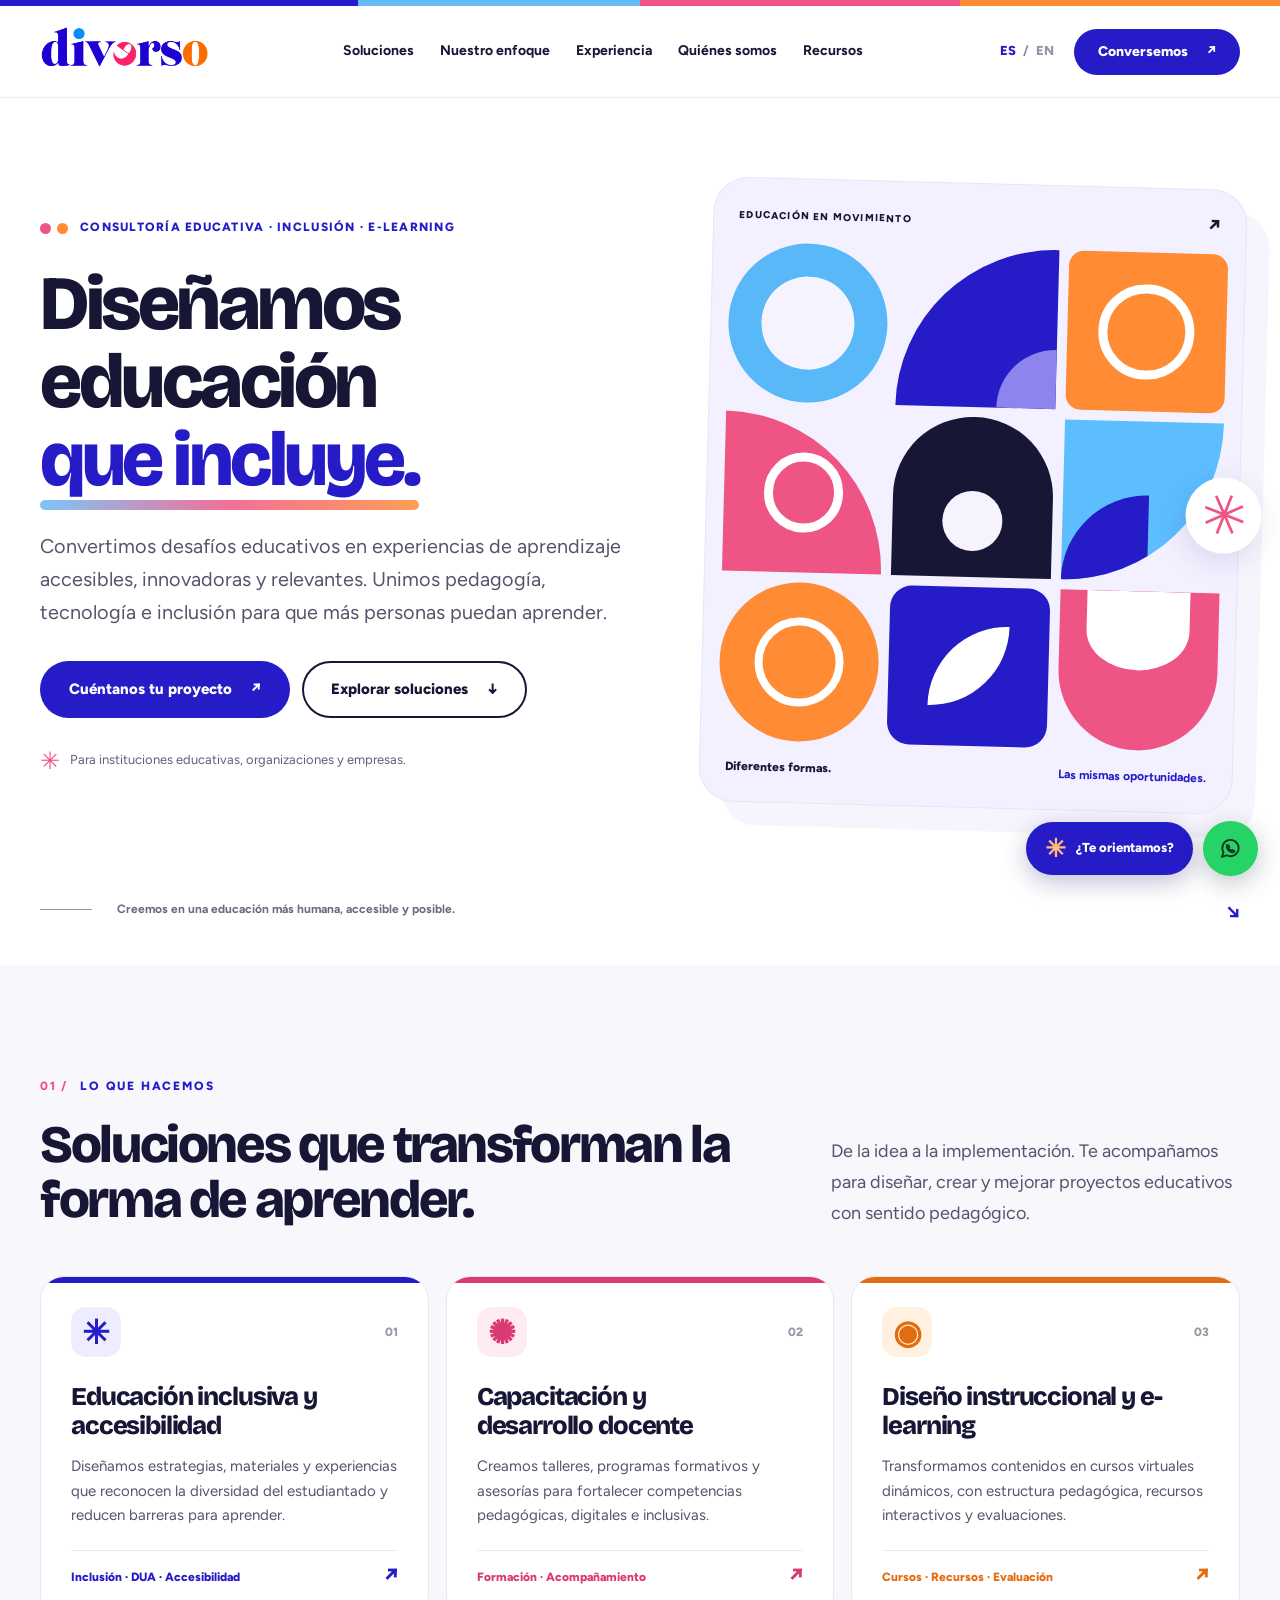
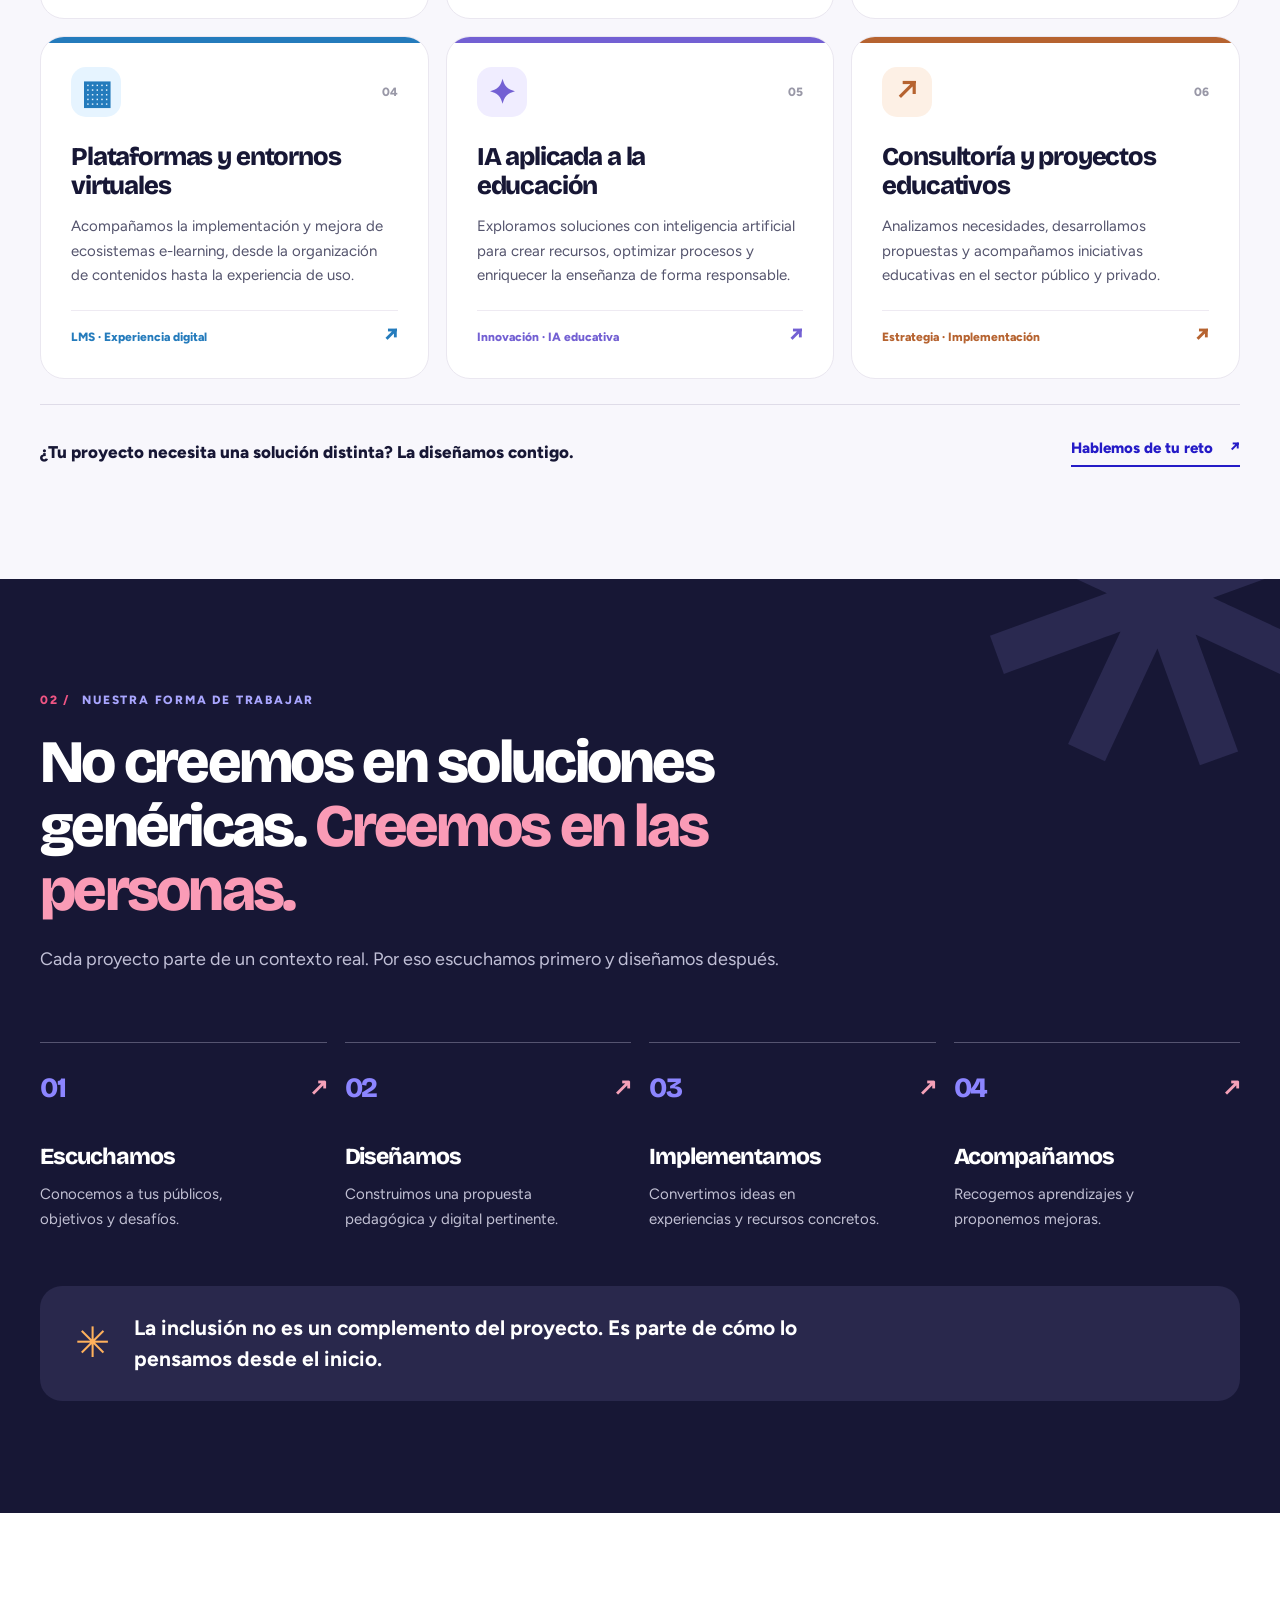
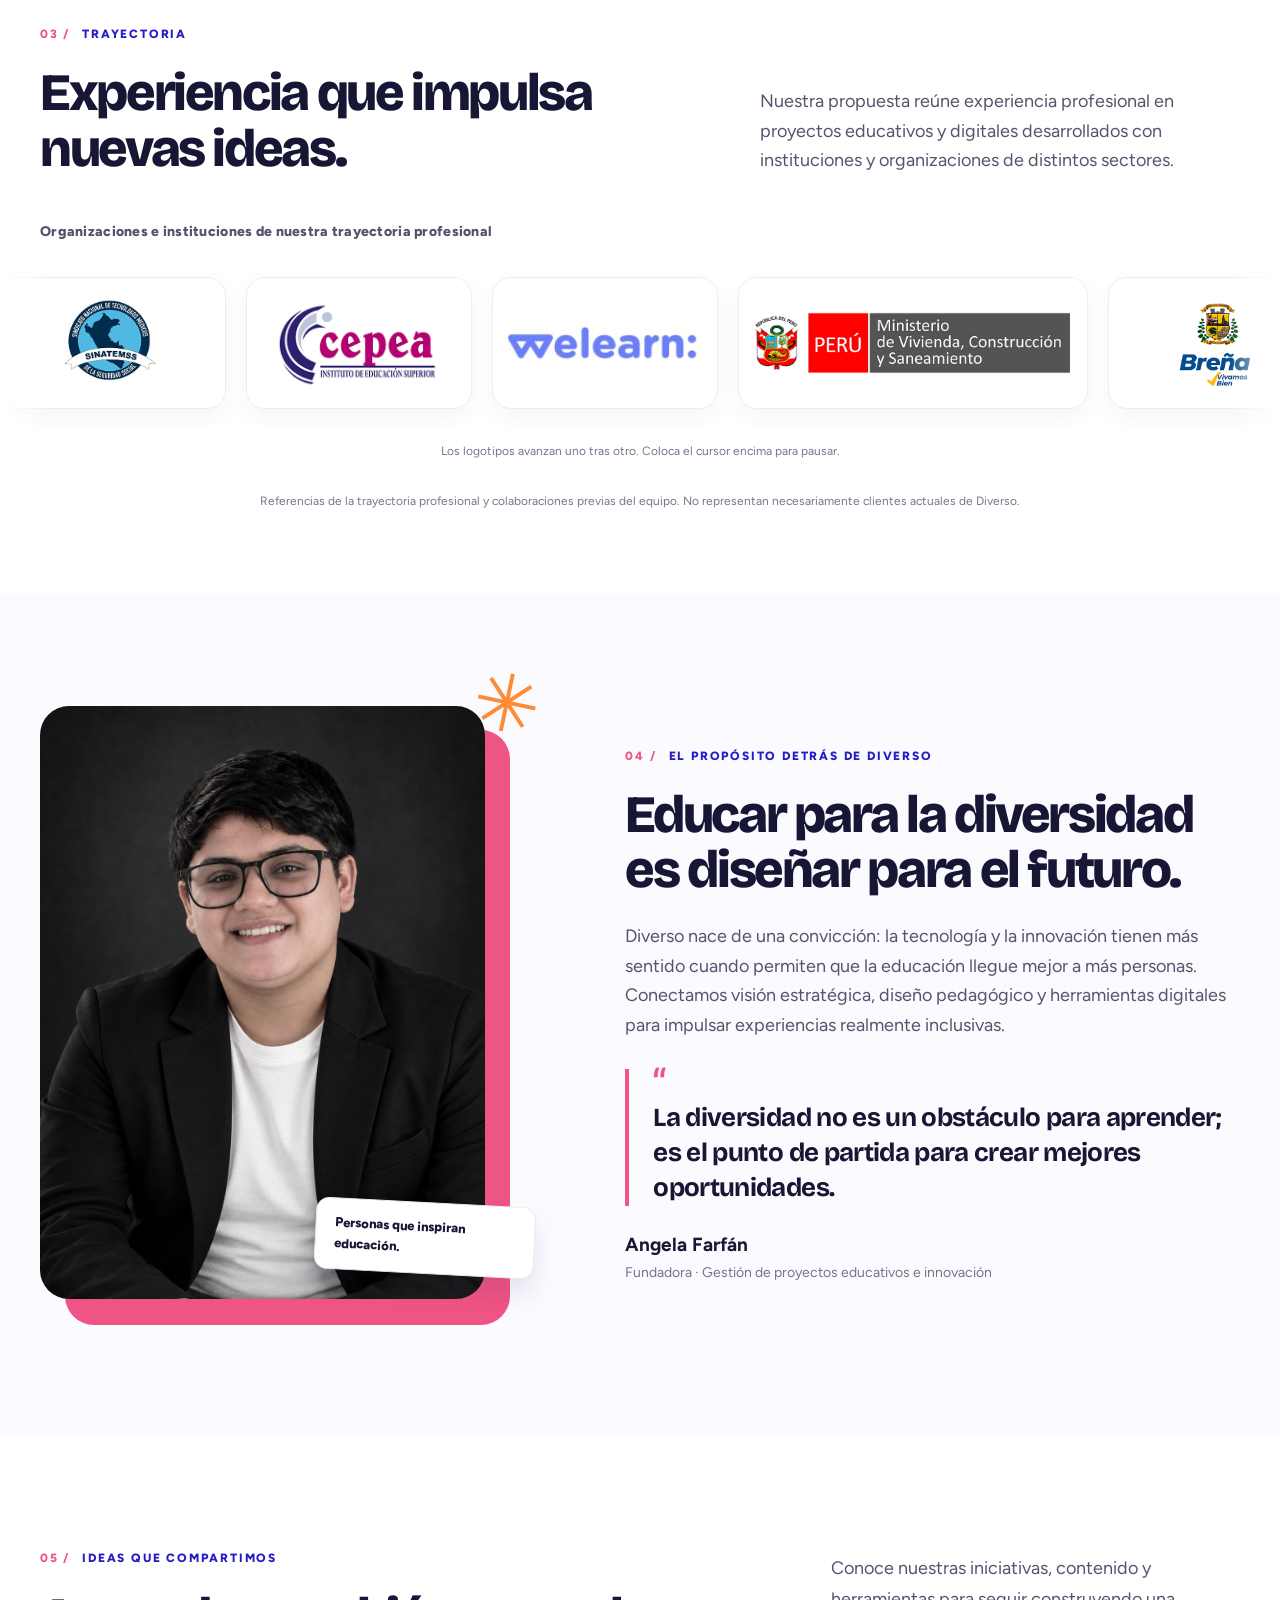
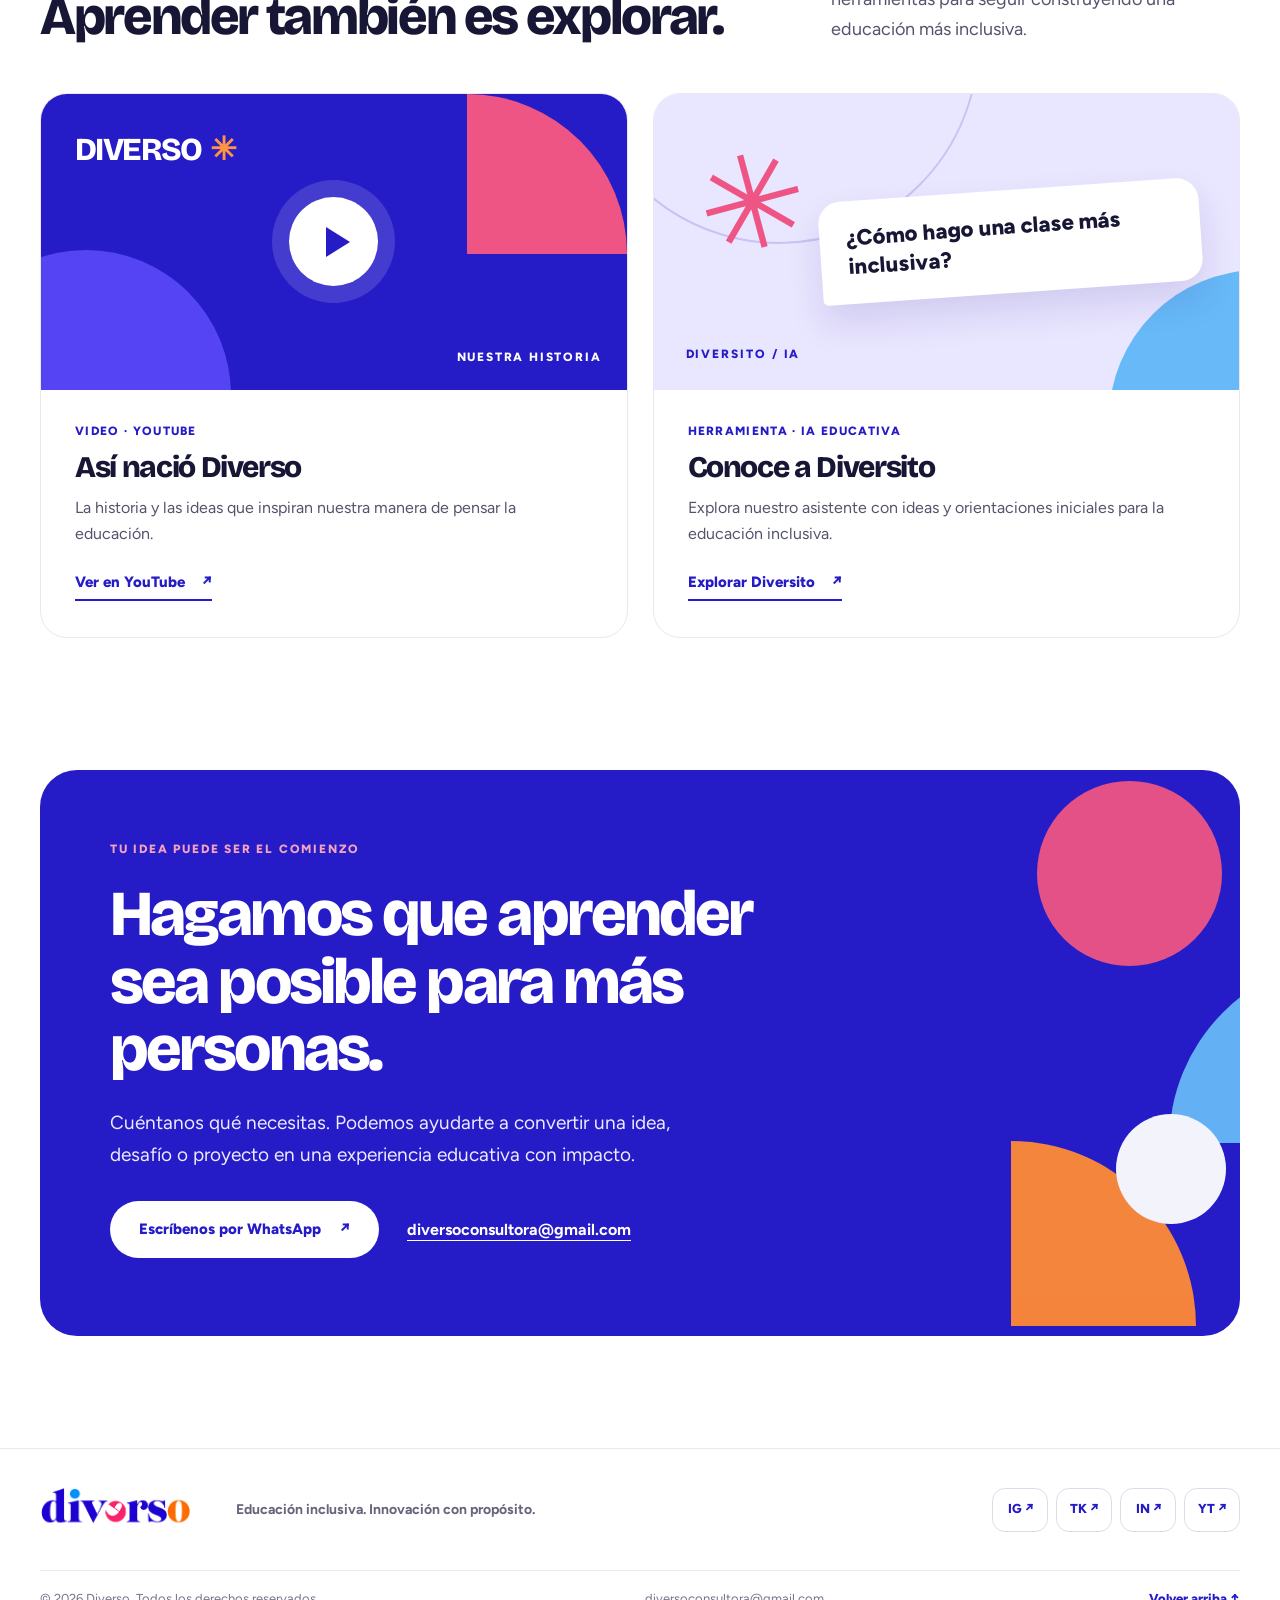
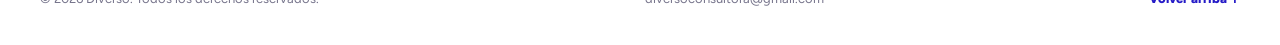
<file: diverso-web/index.html>
<!doctype html>
<html lang="es">
<head>
  <meta charset="utf-8">
  <meta name="viewport" content="width=device-width,initial-scale=1">
  <meta name="theme-color" content="#211cc5">
  <meta name="description" content="Diverso es una consultora educativa especializada en educación inclusiva, e-learning, diseño instruccional, formación y soluciones digitales con IA.">
  <meta property="og:type" content="website">
  <meta property="og:title" content="Diverso | Aprender sin barreras">
  <meta property="og:description" content="Consultoría educativa, inclusión y e-learning. Diseñamos experiencias de aprendizaje para todas las personas.">
  <title>Diverso | Consultoría en educación inclusiva y e-learning</title>
  <link rel="preconnect" href="https://fonts.googleapis.com">
  <link rel="preconnect" href="https://fonts.gstatic.com" crossorigin>
  <link href="https://fonts.googleapis.com/css2?family=Bricolage+Grotesque:opsz,wght@12..96,500;12..96,600;12..96,700;12..96,800&family=Figtree:wght@400;500;600;700;800&display=swap" rel="stylesheet">
  <link rel="icon" href="images/favicon.svg" type="image/svg+xml">
  <link rel="stylesheet" href="css/styles.css">
  <script src="js/script.js" defer></script>
</head>
<body>
  <a class="skip-link" href="#contenido" data-i18n="skip">Saltar al contenido</a>
  <div class="topline" aria-hidden="true"></div>
  <header class="site-header" id="top">
    <div class="container header-inner">
      <a class="brand" href="#inicio" aria-label="Diverso, ir al inicio">
        <img src="images/logo-diverso-transparente.png" width="1250" height="375" alt="Diverso">
      </a>
      <nav class="main-nav" id="main-nav" aria-label="Navegación principal">
        <a href="#soluciones" data-i18n="navSolutions">Soluciones</a>
        <a href="#metodo" data-i18n="navApproach">Nuestro enfoque</a>
        <a href="#experiencia" data-i18n="navExperience">Experiencia</a>
        <a href="#equipo" data-i18n="navAbout">Quiénes somos</a>
        <a href="#recursos" data-i18n="navResources">Recursos</a>
      </nav>
      <div class="header-actions">
        <div class="language-switch" role="group" aria-label="Seleccionar idioma / Select language">
          <button type="button" class="lang-btn is-active" data-lang="es" aria-pressed="true" lang="es">ES</button>
          <span aria-hidden="true">/</span>
          <button type="button" class="lang-btn" data-lang="en" aria-pressed="false" lang="en">EN</button>
        </div>
        <a class="btn btn-primary nav-cta" href="https://wa.me/51953867652?text=Hola%20Diverso%2C%20quiero%20conversar%20sobre%20un%20proyecto%20educativo." target="_blank" rel="noopener noreferrer" data-whatsapp><span data-i18n="navCta">Conversemos</span> <span aria-hidden="true">↗</span></a>
        <button class="menu-toggle" id="menu-toggle" type="button" aria-controls="main-nav" aria-expanded="false" aria-label="Abrir menú"><span></span><span></span><span></span></button>
      </div>
    </div>
  </header>

  <main id="contenido">
    <section id="inicio" class="hero section-anchor">
      <div class="container hero-grid">
        <div class="hero-copy">
          <div class="eyebrow"><span class="eyebrow-dot"></span><span data-i18n="heroEyebrow">Consultoría educativa · Inclusión · E-learning</span></div>
          <h1><span data-i18n="heroTitle1">Diseñamos educación</span> <span class="accent-highlight" data-i18n="heroTitle2">que incluye.</span></h1>
          <p class="hero-lead" data-i18n="heroLead">Convertimos desafíos educativos en experiencias de aprendizaje accesibles, innovadoras y relevantes. Unimos pedagogía, tecnología e inclusión para que más personas puedan aprender.</p>
          <div class="hero-buttons">
            <a href="https://wa.me/51953867652?text=Hola%20Diverso%2C%20quiero%20conversar%20sobre%20un%20proyecto%20educativo." data-whatsapp target="_blank" rel="noopener noreferrer" class="btn btn-primary btn-large"><span data-i18n="heroPrimary">Cuéntanos tu proyecto</span> <span aria-hidden="true">↗</span></a>
            <a href="#soluciones" class="btn btn-outline btn-large"><span data-i18n="heroSecondary">Explorar soluciones</span> <span aria-hidden="true">↓</span></a>
          </div>
          <div class="hero-note"><span class="hero-note-symbol" aria-hidden="true">✳</span><span data-i18n="heroNote">Para instituciones educativas, organizaciones y empresas.</span></div>
        </div>
        <div class="hero-art" aria-label="Composición abstracta en azul, fucsia y naranja que representa diversidad de formas de aprender" role="img">
          <div class="hero-art-head"><span>EDUCACIÓN EN MOVIMIENTO</span><span aria-hidden="true">↗</span></div>
          <div class="shape-grid" aria-hidden="true">
            <div class="shape shape-a"><i></i></div>
            <div class="shape shape-b"><i></i></div>
            <div class="shape shape-c"><i></i></div>
            <div class="shape shape-d"><i></i></div>
            <div class="shape shape-e"><i></i></div>
            <div class="shape shape-f"><i></i></div>
            <div class="shape shape-g"><i></i></div>
            <div class="shape shape-h"><i></i></div>
            <div class="shape shape-i"><i></i></div>
          </div>
          <div class="hero-art-foot"><span data-i18n="heroArt1">Diferentes formas.</span><strong data-i18n="heroArt2">Las mismas oportunidades.</strong></div>
          <div class="hero-sticker" aria-hidden="true">✳</div>
        </div>
      </div>
      <div class="container hero-bottom"><div class="hero-bottom-line"></div><span data-i18n="heroBottom">Creemos en una educación más humana, accesible y posible.</span><span class="arrow-down" aria-hidden="true">↘</span></div>
    </section>

    <section id="soluciones" class="solutions section-pad section-anchor">
      <div class="container">
        <div class="section-head split-head">
          <div><p class="kicker"><span class="number-label">01 /</span> <span data-i18n="solutionsKicker">LO QUE HACEMOS</span></p><h2 data-i18n="solutionsTitle">Soluciones que transforman la forma de aprender.</h2></div>
          <p data-i18n="solutionsLead">De la idea a la implementación. Te acompañamos para diseñar, crear y mejorar proyectos educativos con sentido pedagógico.</p>
        </div>
        <div class="services-grid">
          <article class="service-card card-blue"><div class="service-top"><span class="service-icon icon-flower" aria-hidden="true">✳</span><span class="service-n">01</span></div><h3 data-i18n="service1Title">Educación inclusiva y accesibilidad</h3><p data-i18n="service1Text">Diseñamos estrategias, materiales y experiencias que reconocen la diversidad del estudiantado y reducen barreras para aprender.</p><div class="service-foot"><span data-i18n="service1Tag">Inclusión · DUA · Accesibilidad</span><span aria-hidden="true">↗</span></div></article>
          <article class="service-card card-pink"><div class="service-top"><span class="service-icon icon-sun" aria-hidden="true">✺</span><span class="service-n">02</span></div><h3 data-i18n="service2Title">Capacitación y desarrollo docente</h3><p data-i18n="service2Text">Creamos talleres, programas formativos y asesorías para fortalecer competencias pedagógicas, digitales e inclusivas.</p><div class="service-foot"><span data-i18n="service2Tag">Formación · Acompañamiento</span><span aria-hidden="true">↗</span></div></article>
          <article class="service-card card-orange"><div class="service-top"><span class="service-icon icon-circle" aria-hidden="true">◉</span><span class="service-n">03</span></div><h3 data-i18n="service3Title">Diseño instruccional y e-learning</h3><p data-i18n="service3Text">Transformamos contenidos en cursos virtuales dinámicos, con estructura pedagógica, recursos interactivos y evaluaciones.</p><div class="service-foot"><span data-i18n="service3Tag">Cursos · Recursos · Evaluación</span><span aria-hidden="true">↗</span></div></article>
          <article class="service-card card-sky"><div class="service-top"><span class="service-icon icon-grid" aria-hidden="true">▦</span><span class="service-n">04</span></div><h3 data-i18n="service4Title">Plataformas y entornos virtuales</h3><p data-i18n="service4Text">Acompañamos la implementación y mejora de ecosistemas e-learning, desde la organización de contenidos hasta la experiencia de uso.</p><div class="service-foot"><span data-i18n="service4Tag">LMS · Experiencia digital</span><span aria-hidden="true">↗</span></div></article>
          <article class="service-card card-lilac"><div class="service-top"><span class="service-icon icon-spark" aria-hidden="true">✦</span><span class="service-n">05</span></div><h3 data-i18n="service5Title">IA aplicada a la educación</h3><p data-i18n="service5Text">Exploramos soluciones con inteligencia artificial para crear recursos, optimizar procesos y enriquecer la enseñanza de forma responsable.</p><div class="service-foot"><span data-i18n="service5Tag">Innovación · IA educativa</span><span aria-hidden="true">↗</span></div></article>
          <article class="service-card card-cream"><div class="service-top"><span class="service-icon icon-arrows" aria-hidden="true">↗</span><span class="service-n">06</span></div><h3 data-i18n="service6Title">Consultoría y proyectos educativos</h3><p data-i18n="service6Text">Analizamos necesidades, desarrollamos propuestas y acompañamos iniciativas educativas en el sector público y privado.</p><div class="service-foot"><span data-i18n="service6Tag">Estrategia · Implementación</span><span aria-hidden="true">↗</span></div></article>
        </div>
        <div class="services-cta"><p data-i18n="servicesFooter">¿Tu proyecto necesita una solución distinta? La diseñamos contigo.</p><a href="https://wa.me/51953867652?text=Hola%20Diverso%2C%20necesito%20una%20soluci%C3%B3n%20educativa%20a%20medida." target="_blank" rel="noopener noreferrer" data-whatsapp class="text-link"><span data-i18n="servicesCta">Hablemos de tu reto</span> <span aria-hidden="true">↗</span></a></div>
      </div>
    </section>

    <section id="metodo" class="method section-pad section-anchor">
      <div class="container">
        <div class="method-top"><p class="kicker kicker-light"><span class="number-label">02 /</span> <span data-i18n="methodKicker">NUESTRA FORMA DE TRABAJAR</span></p><h2><span data-i18n="methodTitle1">No creemos en soluciones genéricas.</span> <em data-i18n="methodTitle2">Creemos en las personas.</em></h2><p data-i18n="methodLead">Cada proyecto parte de un contexto real. Por eso escuchamos primero y diseñamos después.</p></div>
        <div class="steps-grid">
          <div class="step"><span class="step-mark">01 <span aria-hidden="true">↗</span></span><h3 data-i18n="step1Title">Escuchamos</h3><p data-i18n="step1Text">Conocemos a tus públicos, objetivos y desafíos.</p></div>
          <div class="step"><span class="step-mark">02 <span aria-hidden="true">↗</span></span><h3 data-i18n="step2Title">Diseñamos</h3><p data-i18n="step2Text">Construimos una propuesta pedagógica y digital pertinente.</p></div>
          <div class="step"><span class="step-mark">03 <span aria-hidden="true">↗</span></span><h3 data-i18n="step3Title">Implementamos</h3><p data-i18n="step3Text">Convertimos ideas en experiencias y recursos concretos.</p></div>
          <div class="step"><span class="step-mark">04 <span aria-hidden="true">↗</span></span><h3 data-i18n="step4Title">Acompañamos</h3><p data-i18n="step4Text">Recogemos aprendizajes y proponemos mejoras.</p></div>
        </div>
        <div class="method-bottom"><div class="method-bottom-icon" aria-hidden="true">✳</div><p data-i18n="methodBottom">La inclusión no es un complemento del proyecto. Es parte de cómo lo pensamos desde el inicio.</p></div>
      </div>
    </section>

    <section id="experiencia" class="experience section-pad section-anchor">
      <div class="container experience-head"><div><p class="kicker"><span class="number-label">03 /</span> <span data-i18n="experienceKicker">TRAYECTORIA</span></p><h2 data-i18n="experienceTitle">Experiencia que impulsa nuevas ideas.</h2></div><p data-i18n="experienceLead">Nuestra propuesta reúne experiencia profesional en proyectos educativos y digitales desarrollados con instituciones y organizaciones de distintos sectores.</p></div>
      <div class="container logos-showcase">
       <p class="logos-carousel-intro" data-i18n="logosCarouselIntro">Organizaciones e instituciones de nuestra trayectoria profesional</p>
     </div>
     <div class="logos-carousel" role="region" aria-label="Logotipos de instituciones y organizaciones en movimiento continuo">
      <div class="logos-carousel-track"><ul class="logos-sequence"><li class="logo-card"><img src="images/logos-individuales/sinatemss.png" width="265" height="245" alt="SINATEMSS" loading="eager" decoding="async"></li>
<li class="logo-card"><img src="images/logos-individuales/cepea.png" width="349" height="195" alt="CEPEA Instituto de Educación Superior" loading="eager" decoding="async"></li>
<li class="logo-card"><img src="images/logos-individuales/welearn.png" width="425" height="133" alt="Welearn" loading="eager" decoding="async"></li>
<li class="logo-card logo-card-wide"><img src="images/logos-individuales/mvcs.png" width="867" height="185" alt="Ministerio de Vivienda, Construcción y Saneamiento" loading="eager" decoding="async"></li>
<li class="logo-card"><img src="images/logos-individuales/brena.png" width="261" height="269" alt="Municipalidad de Breña" loading="eager" decoding="async"></li>
<li class="logo-card"><img src="images/logos-individuales/accion-emprendedora.png" width="333" height="144" alt="Acción Emprendedora" loading="eager" decoding="async"></li>
<li class="logo-card logo-card-wide"><img src="images/logos-individuales/midis.png" width="855" height="171" alt="Ministerio de Desarrollo e Inclusión Social" loading="eager" decoding="async"></li>
<li class="logo-card"><img src="images/logos-individuales/essalud.png" width="407" height="165" alt="EsSalud Hospital Nacional Edgardo Rebagliati Martins" loading="eager" decoding="async"></li>
<li class="logo-card"><img src="images/logos-individuales/china-road.png" width="373" height="182" alt="China Road &amp; Bridge Corporation" loading="eager" decoding="async"></li>
<li class="logo-card logo-card-wide"><img src="images/logos-individuales/mtpe.png" width="860" height="172" alt="Ministerio de Trabajo y Promoción del Empleo" loading="eager" decoding="async"></li>
<li class="logo-card"><img src="images/logos-individuales/serfor.png" width="490" height="118" alt="SERFOR" loading="eager" decoding="async"></li>
<li class="logo-card"><img src="images/logos-individuales/win.png" width="379" height="197" alt="WIN" loading="eager" decoding="async"></li>
<li class="logo-card"><img src="images/logos-individuales/municipalidad-lima.png" width="487" height="185" alt="Municipalidad de Lima" loading="eager" decoding="async"></li>
<li class="logo-card logo-card-wide"><img src="images/logos-individuales/midagri.png" width="852" height="198" alt="Ministerio de Desarrollo Agrario y Riego" loading="eager" decoding="async"></li>
<li class="logo-card"><img src="images/logos-individuales/uni.png" width="361" height="208" alt="Universidad Nacional de Ingeniería" loading="eager" decoding="async"></li>
<li class="logo-card"><img src="images/logos-individuales/cayetano.png" width="466" height="148" alt="Universidad Peruana Cayetano Heredia" loading="eager" decoding="async"></li>
<li class="logo-card"><img src="images/logos-individuales/migraciones.png" width="276" height="189" alt="Migraciones Perú" loading="eager" decoding="async"></li>
<li class="logo-card logo-card-wide"><img src="images/logos-individuales/minjus.png" width="824" height="182" alt="Ministerio de Justicia y Derechos Humanos" loading="eager" decoding="async"></li>
<li class="logo-card"><img src="images/logos-individuales/upn.png" width="340" height="192" alt="Universidad Privada del Norte" loading="eager" decoding="async"></li>
<li class="logo-card"><img src="images/logos-individuales/ventanilla.png" width="330" height="241" alt="Municipalidad de Ventanilla" loading="eager" decoding="async"></li>
<li class="logo-card"><img src="images/logos-individuales/proinnovate.png" width="473" height="170" alt="ProInnóvate" loading="eager" decoding="async"></li>
<li class="logo-card logo-card-wide"><img src="images/logos-individuales/san-marcelo.png" width="709" height="178" alt="Instituto Pedagógico San Marcelo" loading="eager" decoding="async"></li>
<li class="logo-card"><img src="images/logos-individuales/ucv.png" width="330" height="152" alt="Universidad César Vallejo" loading="eager" decoding="async"></li>
<li class="logo-card"><img src="images/logos-individuales/zegel.png" width="213" height="221" alt="Zegel" loading="eager" decoding="async"></li>
<li class="logo-card"><img src="images/logos-individuales/genslab.png" width="467" height="121" alt="Genslab Consultora" loading="eager" decoding="async"></li>
<li class="logo-card logo-card-wide"><img src="images/logos-individuales/prodequa.png" width="642" height="133" alt="Prodequa" loading="eager" decoding="async"></li>
<li class="logo-card"><img src="images/logos-individuales/manpan.png" width="310" height="227" alt="Grupo Man Pan" loading="eager" decoding="async"></li>
<li class="logo-card"><img src="images/logos-individuales/bioincuba.png" width="235" height="164" alt="Bioincuba" loading="eager" decoding="async"></li>
<li class="logo-card"><img src="images/logos-individuales/promperu.png" width="412" height="209" alt="PROMPERÚ" loading="eager" decoding="async"></li>
<li class="logo-card"><img src="images/logos-individuales/sise.png" width="407" height="169" alt="SISE Instituto Superior" loading="eager" decoding="async"></li>
<li class="logo-card logo-card-wide"><img src="images/logos-individuales/utp.png" width="487" height="156" alt="Universidad Tecnológica del Perú" loading="eager" decoding="async"></li></ul><ul class="logos-sequence" aria-hidden="true" inert><li class="logo-card"><img src="images/logos-individuales/sinatemss.png" width="265" height="245" alt="SINATEMSS" loading="eager" decoding="async"></li>
<li class="logo-card"><img src="images/logos-individuales/cepea.png" width="349" height="195" alt="CEPEA Instituto de Educación Superior" loading="eager" decoding="async"></li>
<li class="logo-card"><img src="images/logos-individuales/welearn.png" width="425" height="133" alt="Welearn" loading="eager" decoding="async"></li>
<li class="logo-card logo-card-wide"><img src="images/logos-individuales/mvcs.png" width="867" height="185" alt="Ministerio de Vivienda, Construcción y Saneamiento" loading="eager" decoding="async"></li>
<li class="logo-card"><img src="images/logos-individuales/brena.png" width="261" height="269" alt="Municipalidad de Breña" loading="eager" decoding="async"></li>
<li class="logo-card"><img src="images/logos-individuales/accion-emprendedora.png" width="333" height="144" alt="Acción Emprendedora" loading="eager" decoding="async"></li>
<li class="logo-card logo-card-wide"><img src="images/logos-individuales/midis.png" width="855" height="171" alt="Ministerio de Desarrollo e Inclusión Social" loading="eager" decoding="async"></li>
<li class="logo-card"><img src="images/logos-individuales/essalud.png" width="407" height="165" alt="EsSalud Hospital Nacional Edgardo Rebagliati Martins" loading="eager" decoding="async"></li>
<li class="logo-card"><img src="images/logos-individuales/china-road.png" width="373" height="182" alt="China Road &amp; Bridge Corporation" loading="eager" decoding="async"></li>
<li class="logo-card logo-card-wide"><img src="images/logos-individuales/mtpe.png" width="860" height="172" alt="Ministerio de Trabajo y Promoción del Empleo" loading="eager" decoding="async"></li>
<li class="logo-card"><img src="images/logos-individuales/serfor.png" width="490" height="118" alt="SERFOR" loading="eager" decoding="async"></li>
<li class="logo-card"><img src="images/logos-individuales/win.png" width="379" height="197" alt="WIN" loading="eager" decoding="async"></li>
<li class="logo-card"><img src="images/logos-individuales/municipalidad-lima.png" width="487" height="185" alt="Municipalidad de Lima" loading="eager" decoding="async"></li>
<li class="logo-card logo-card-wide"><img src="images/logos-individuales/midagri.png" width="852" height="198" alt="Ministerio de Desarrollo Agrario y Riego" loading="eager" decoding="async"></li>
<li class="logo-card"><img src="images/logos-individuales/uni.png" width="361" height="208" alt="Universidad Nacional de Ingeniería" loading="eager" decoding="async"></li>
<li class="logo-card"><img src="images/logos-individuales/cayetano.png" width="466" height="148" alt="Universidad Peruana Cayetano Heredia" loading="eager" decoding="async"></li>
<li class="logo-card"><img src="images/logos-individuales/migraciones.png" width="276" height="189" alt="Migraciones Perú" loading="eager" decoding="async"></li>
<li class="logo-card logo-card-wide"><img src="images/logos-individuales/minjus.png" width="824" height="182" alt="Ministerio de Justicia y Derechos Humanos" loading="eager" decoding="async"></li>
<li class="logo-card"><img src="images/logos-individuales/upn.png" width="340" height="192" alt="Universidad Privada del Norte" loading="eager" decoding="async"></li>
<li class="logo-card"><img src="images/logos-individuales/ventanilla.png" width="330" height="241" alt="Municipalidad de Ventanilla" loading="eager" decoding="async"></li>
<li class="logo-card"><img src="images/logos-individuales/proinnovate.png" width="473" height="170" alt="ProInnóvate" loading="eager" decoding="async"></li>
<li class="logo-card logo-card-wide"><img src="images/logos-individuales/san-marcelo.png" width="709" height="178" alt="Instituto Pedagógico San Marcelo" loading="eager" decoding="async"></li>
<li class="logo-card"><img src="images/logos-individuales/ucv.png" width="330" height="152" alt="Universidad César Vallejo" loading="eager" decoding="async"></li>
<li class="logo-card"><img src="images/logos-individuales/zegel.png" width="213" height="221" alt="Zegel" loading="eager" decoding="async"></li>
<li class="logo-card"><img src="images/logos-individuales/genslab.png" width="467" height="121" alt="Genslab Consultora" loading="eager" decoding="async"></li>
<li class="logo-card logo-card-wide"><img src="images/logos-individuales/prodequa.png" width="642" height="133" alt="Prodequa" loading="eager" decoding="async"></li>
<li class="logo-card"><img src="images/logos-individuales/manpan.png" width="310" height="227" alt="Grupo Man Pan" loading="eager" decoding="async"></li>
<li class="logo-card"><img src="images/logos-individuales/bioincuba.png" width="235" height="164" alt="Bioincuba" loading="eager" decoding="async"></li>
<li class="logo-card"><img src="images/logos-individuales/promperu.png" width="412" height="209" alt="PROMPERÚ" loading="eager" decoding="async"></li>
<li class="logo-card"><img src="images/logos-individuales/sise.png" width="407" height="169" alt="SISE Instituto Superior" loading="eager" decoding="async"></li>
<li class="logo-card logo-card-wide"><img src="images/logos-individuales/utp.png" width="487" height="156" alt="Universidad Tecnológica del Perú" loading="eager" decoding="async"></li></ul></div>
     </div>
     <p class="container logos-carousel-note" data-i18n="logosCarouselNote">Los logotipos avanzan uno tras otro. Coloca el cursor encima para pausar.</p>
     
      <p class="container experience-disclaimer" data-i18n="experienceDisclaimer">Referencias de la trayectoria profesional y colaboraciones previas del equipo. No representan necesariamente clientes actuales de Diverso.</p>
    </section>

    <section id="equipo" class="about section-pad section-anchor">
      <div class="container about-grid">
        <div class="portrait-wrap"><div class="portrait-back"></div><img src="images/angela-farfan-retrato-original.jpg" alt="Angela Farfán, fundadora de Diverso Consultora" width="1086" height="1448" loading="lazy" decoding="async"><div class="portrait-label" data-i18n="portraitLabel">Personas que inspiran educación.</div><span class="portrait-spark" aria-hidden="true">✳</span></div>
        <div class="about-copy"><p class="kicker"><span class="number-label">04 /</span> <span data-i18n="aboutKicker">EL PROPÓSITO DETRÁS DE DIVERSO</span></p><h2 data-i18n="aboutTitle">Educar para la diversidad es diseñar para el futuro.</h2><p class="about-lead" data-i18n="aboutText">Diverso nace de una convicción: la tecnología y la innovación tienen más sentido cuando permiten que la educación llegue mejor a más personas. Conectamos visión estratégica, diseño pedagógico y herramientas digitales para impulsar experiencias realmente inclusivas.</p><blockquote><span aria-hidden="true">“</span><p data-i18n="aboutQuote">La diversidad no es un obstáculo para aprender; es el punto de partida para crear mejores oportunidades.</p></blockquote><div class="signature"><strong>Angela Farfán</strong><span data-i18n="aboutRole">Fundadora · Gestión de proyectos educativos e innovación</span></div></div>
      </div>
    </section>

    <section id="recursos" class="resources section-pad section-anchor">
      <div class="container"><div class="section-head split-head"><div><p class="kicker"><span class="number-label">05 /</span> <span data-i18n="resourcesKicker">IDEAS QUE COMPARTIMOS</span></p><h2 data-i18n="resourcesTitle">Aprender también es explorar.</h2></div><p data-i18n="resourcesLead">Conoce nuestras iniciativas, contenido y herramientas para seguir construyendo una educación más inclusiva.</p></div>
        <div class="resource-grid">
          <article class="resource-card resource-video"><div class="resource-visual video-art" aria-hidden="true"><span class="video-art-title">DIVERSO<span>✳</span></span><span class="play-ring"><span class="play-triangle"></span></span><span class="video-art-foot" data-i18n="videoArtFoot">NUESTRA HISTORIA</span></div><div class="resource-info"><p class="resource-meta" data-i18n="videoMeta">VIDEO · YOUTUBE</p><h3 data-i18n="videoTitle">Así nació Diverso</h3><p data-i18n="videoText">La historia y las ideas que inspiran nuestra manera de pensar la educación.</p><a class="text-link" href="https://www.youtube.com/watch?v=Arz2RKkzuF8" target="_blank" rel="noopener noreferrer"><span data-i18n="videoLink">Ver en YouTube</span><span aria-hidden="true">↗</span></a></div></article>
          <article class="resource-card resource-ai"><div class="resource-visual ai-art" aria-hidden="true"><span class="ai-orb">✳</span><div class="ai-chat"><span data-i18n="aiBubble">¿Cómo hago una clase más inclusiva?</span></div><span class="ai-caption">DIVERSITO / IA</span></div><div class="resource-info"><p class="resource-meta" data-i18n="aiMeta">HERRAMIENTA · IA EDUCATIVA</p><h3 data-i18n="aiTitle">Conoce a Diversito</h3><p data-i18n="aiText">Explora nuestro asistente con ideas y orientaciones iniciales para la educación inclusiva.</p><a class="text-link" href="https://beacons.ai/educaciondiverso" target="_blank" rel="noopener noreferrer"><span data-i18n="aiLink">Explorar Diversito</span><span aria-hidden="true">↗</span></a></div></article>
        </div>
      </div>
    </section>

    <section id="contacto" class="contact section-pad section-anchor">
      <div class="container"><div class="contact-panel"><div class="contact-pattern" aria-hidden="true"><span></span><span></span><span></span><span></span></div><div class="contact-content"><p class="kicker kicker-light" data-i18n="contactKicker">TU IDEA PUEDE SER EL COMIENZO</p><h2 data-i18n="contactTitle">Hagamos que aprender sea posible para más personas.</h2><p data-i18n="contactLead">Cuéntanos qué necesitas. Podemos ayudarte a convertir una idea, desafío o proyecto en una experiencia educativa con impacto.</p><div class="contact-actions"><a class="btn btn-white btn-large" href="https://wa.me/51953867652?text=Hola%20Diverso%2C%20quiero%20conversar%20sobre%20un%20proyecto%20educativo." data-whatsapp target="_blank" rel="noopener noreferrer"><span data-i18n="contactCta">Escríbenos por WhatsApp</span><span aria-hidden="true">↗</span></a><a class="email-link" href="mailto:diversoconsultora@gmail.com">diversoconsultora@gmail.com</a></div></div></div></div>
    </section>
  </main>

  <footer class="footer"><div class="container footer-upper"><a class="footer-brand" href="#inicio"><img src="images/logo-diverso-transparente.png" alt="Diverso" width="1250" height="375" loading="lazy"></a><p data-i18n="footerTagline">Educación inclusiva. Innovación con propósito.</p><div class="social-links" aria-label="Redes sociales"><a href="https://www.instagram.com/educaciondiverso/" target="_blank" rel="noopener noreferrer" aria-label="Instagram">IG ↗</a><a href="https://www.tiktok.com/@educaciondiverso" target="_blank" rel="noopener noreferrer" aria-label="TikTok">TK ↗</a><a href="https://www.linkedin.com/company/educaciondiverso/" target="_blank" rel="noopener noreferrer" aria-label="LinkedIn">IN ↗</a><a href="https://www.youtube.com/@DIVERSOCONSULTORAEDUCATIVA" target="_blank" rel="noopener noreferrer" aria-label="YouTube">YT ↗</a></div></div><div class="container footer-bottom"><span>© <span id="year">2026</span> Diverso. <span data-i18n="footerRights">Todos los derechos reservados.</span></span><a href="mailto:diversoconsultora@gmail.com">diversoconsultora@gmail.com</a><a href="#top" class="back-top"><span data-i18n="backToTop">Volver arriba</span> ↑</a></div></footer>

  <div class="floating-actions"><button class="floating-help" id="assistant-open" type="button" aria-haspopup="dialog" aria-controls="assistant-dialog" aria-expanded="false"><span class="floating-help-icon" aria-hidden="true">✳</span><span data-i18n="helpButton">¿Te orientamos?</span></button><a class="floating-wa" href="https://wa.me/51953867652?text=Hola%20Diverso%2C%20quiero%20informaci%C3%B3n%20sobre%20sus%20servicios." data-whatsapp target="_blank" rel="noopener noreferrer" aria-label="Escribir a Diverso por WhatsApp"><svg width="23" height="23" viewBox="0 0 24 24" fill="none" stroke="currentColor" stroke-width="1.9" stroke-linecap="round" stroke-linejoin="round" aria-hidden="true"><path d="M20.5 11.5a8.5 8.5 0 0 1-12.4 7.55L3 20.8l1.75-4.9A8.5 8.5 0 1 1 20.5 11.5Z"></path><path d="M8.4 8.6c-.4.4-.65 1.1-.3 2.1.75 2.25 3.25 4.7 5.65 5.2.9.2 1.65-.15 2.1-.7l.35-.5-2.2-1.15-1 1c-1.25-.55-2.5-1.8-3.1-3.1l.9-.9-1.15-2.15Z"></path></svg></a></div>
  <div class="assistant-backdrop" id="assistant-backdrop" hidden></div>
  <section class="assistant-dialog" id="assistant-dialog" role="dialog" aria-modal="true" aria-labelledby="assistant-title" tabindex="-1" hidden><div class="assistant-header"><div><span class="assistant-small" data-i18n="assistantKicker">ORIENTACIÓN DE SERVICIOS</span><h2 id="assistant-title" data-i18n="assistantTitle">¡Hola! ¿En qué podemos ayudarte?</h2></div><button type="button" class="assistant-close" id="assistant-close" aria-label="Cerrar asistente">×</button></div><div class="assistant-body"><div class="assistant-intro"><span class="assistant-avatar" aria-hidden="true">✳</span><p data-i18n="assistantIntro">Cuéntanos qué necesitas. Elige una opción y te compartiremos una orientación inicial.</p></div><div class="assistant-options" id="assistant-options"><button type="button" data-topic="inclusion" data-i18n="optInclusion">Quiero mejorar la inclusión en mi institución</button><button type="button" data-topic="training" data-i18n="optTraining">Busco capacitación para docentes o equipos</button><button type="button" data-topic="course" data-i18n="optCourse">Necesito crear un curso virtual</button><button type="button" data-topic="platform" data-i18n="optPlatform">Quiero implementar una plataforma e-learning</button><button type="button" data-topic="ai" data-i18n="optAi">Me interesa aplicar IA en educación</button><button type="button" data-topic="project" data-i18n="optProject">Necesito una propuesta para mi organización</button></div><div class="assistant-response" id="assistant-response" hidden aria-live="polite"><p class="assistant-selected" id="assistant-selected"></p><p id="assistant-answer"></p><a class="assistant-wa" id="assistant-wa" target="_blank" rel="noopener noreferrer"><span data-i18n="assistantWa">Conversar por WhatsApp</span> ↗</a><button class="assistant-reset" id="assistant-reset" type="button" data-i18n="assistantReset">Elegir otra opción</button></div><p class="assistant-disclaimer" data-i18n="assistantDisclaimer">Este orientador ofrece respuestas predefinidas, no atención en tiempo real.</p></div></section>
</body>
</html>
</file>
<file: diverso-web/css/styles.css>
:root{--ink:#171735;--muted:#54546d;--blue:#251bc7;--blue-2:#392de1;--sky:#67b9f7;--pink:#ef5584;--orange:#ff8b35;--lilac:#eae8ff;--cream:#fffaf3;--line:#deddea;--off:#f8f7fc;--heading:'Bricolage Grotesque',Arial,sans-serif;--body:'Figtree',Arial,sans-serif;--radius:24px;--max:1220px}
*,*::before,*::after{box-sizing:border-box}html{scroll-behavior:smooth}body{margin:0;font-family:var(--body);color:var(--ink);background:#fff;font-size:16px;line-height:1.6;overflow-x:hidden}img{display:block;max-width:100%}a{text-decoration:none;color:inherit}button{font:inherit}button,a{-webkit-tap-highlight-color:transparent}button{cursor:pointer}p,h1,h2,h3,blockquote{margin:0}h1,h2,h3{font-family:var(--heading);font-weight:800;letter-spacing:-.045em}h1{font-size:clamp(3.8rem,6vw,6.1rem);line-height:1.02}h2{font-size:clamp(2.3rem,4.1vw,4.5rem);line-height:1.06}h3{font-size:1.5rem;line-height:1.13}p{line-height:1.65}::selection{background:#f4c0d2;color:#171735}:focus-visible{outline:3px solid var(--pink);outline-offset:4px}.container{width:min(calc(100% - 80px),var(--max));margin-inline:auto}.section-pad{padding:112px 0}.section-anchor{scroll-margin-top:100px}.skip-link{position:absolute;top:-70px;left:20px;z-index:150;background:#fff;padding:12px 22px;border:2px solid var(--blue)}.skip-link:focus{top:12px}.topline{height:6px;background:linear-gradient(90deg,var(--blue) 0 28%,var(--sky) 28% 50%,var(--pink) 50% 75%,var(--orange) 75%)}
/* navigation */
.site-header{position:sticky;top:0;z-index:50;background:rgba(255,255,255,.95);backdrop-filter:blur(18px);border-bottom:1px solid rgba(23,23,53,.075)}.header-inner{display:flex;align-items:center;justify-content:space-between;gap:22px;min-height:91px}.brand{flex:none;display:block}.brand img{width:169px;height:auto}.main-nav{display:flex;align-items:center;gap:26px}.main-nav a{font-weight:700;font-size:14px;white-space:nowrap;transition:color .2s}.main-nav a:hover{color:var(--blue)}.header-actions{display:flex;align-items:center;gap:17px}.language-switch{display:flex;align-items:center;gap:4px;flex:none;color:#85839a;font-weight:700;font-size:13px}.lang-btn{background:transparent;border:0;padding:7px 3px;color:#9695a8;font-size:13px;font-weight:800}.lang-btn:hover,.lang-btn.is-active{color:var(--blue)}.btn{display:inline-flex;align-items:center;justify-content:center;gap:19px;min-height:46px;padding:11px 22px;border-radius:100px;border:2px solid transparent;font-weight:800;font-size:14px;line-height:1.4;transition:transform .2s,background .2s,border-color .2s,box-shadow .2s;white-space:nowrap}.btn:hover{transform:translateY(-2px)}.btn-primary{background:var(--blue);color:#fff}.btn-primary:hover{background:#191092;box-shadow:0 10px 24px rgba(37,27,199,.2)}.btn-outline{border-color:var(--ink);color:var(--ink);background:transparent}.btn-outline:hover{background:var(--ink);color:#fff}.btn-large{min-height:57px;padding:14px 27px;font-size:15px}.menu-toggle{display:none;border:0;background:transparent;width:42px;height:42px;padding:9px;flex-direction:column;justify-content:space-around}.menu-toggle span{display:block;width:100%;height:2px;background:var(--ink);border-radius:4px}
/* hero */
.hero{background:#fff;overflow:hidden}.hero-grid{display:grid;grid-template-columns:minmax(0,1.06fr) minmax(0,.94fr);gap:clamp(35px,5vw,75px);align-items:center;padding-top:85px;padding-bottom:60px}.hero-copy{max-width:675px}.eyebrow{display:flex;align-items:center;gap:12px;color:var(--blue);text-transform:uppercase;letter-spacing:.105em;font-size:12px;font-weight:800;margin-bottom:27px}.eyebrow-dot{width:11px;height:11px;border-radius:50%;background:var(--pink);box-shadow:17px 0 0 var(--orange);margin-right:17px}.accent-highlight{color:var(--blue);position:relative;white-space:nowrap}.accent-highlight::after{content:'';position:absolute;bottom:-4px;left:0;right:0;height:10px;background:linear-gradient(90deg,var(--sky),var(--pink),var(--orange));border-radius:12px;z-index:0;opacity:.84}.hero-lead{font-size:clamp(17px,1.55vw,20px);line-height:1.68;color:var(--muted);max-width:590px;margin-top:30px}.hero-buttons{display:flex;flex-wrap:wrap;gap:12px;margin-top:31px}.hero-note{display:flex;align-items:center;gap:10px;font-size:13px;color:#606078;margin-top:31px}.hero-note-symbol{color:var(--pink);font-size:24px;line-height:1}.hero-art{position:relative;background:#f3f1ff;border:1px solid #e8e5f4;border-radius:35px;padding:17px;box-shadow:23px 23px 0 #f6f5fd;transform:rotate(1.5deg)}.hero-art-head,.hero-art-foot{display:flex;justify-content:space-between;align-items:center;gap:15px;padding:10px 8px 18px;font-size:10px;font-weight:800;letter-spacing:.12em}.hero-art-head>span:last-child{font-size:19px;line-height:1}.shape-grid{display:grid;grid-template-columns:repeat(3,1fr);gap:10px}.shape{aspect-ratio:1;position:relative;overflow:hidden}.shape i{display:block;width:100%;height:100%}.shape-a{background:#59b8f8;border-radius:100%}.shape-a i{width:58%;height:58%;background:#f5f3ff;position:absolute;top:21%;left:21%;border-radius:50%}.shape-b{background:var(--blue);border-radius:100% 0 0 0}.shape-b i{background:#8d85ed;width:37%;height:37%;position:absolute;bottom:0;right:0;border-radius:100% 0 0 0}.shape-c{background:var(--orange);border-radius:15px}.shape-c i{position:absolute;inset:20%;width:60%;height:60%;border:9px solid white;border-radius:50%}.shape-d{background:var(--pink);border-radius:0 100% 0 0}.shape-d i{position:absolute;left:25%;top:25%;width:50%;height:50%;border:9px solid #fff;border-radius:50%}.shape-e{background:var(--ink);border-radius:50% 50% 0 0}.shape-e i{background:#f6f3ff;position:absolute;width:38%;height:38%;border-radius:50%;bottom:16%;left:31%}.shape-f{background:#5dbeff;border-radius:0 0 100% 0}.shape-f i{background:var(--blue);width:54%;height:54%;border-radius:100% 0 0 0;position:absolute;bottom:0;left:0}.shape-g{background:var(--orange);border-radius:50%}.shape-g i{position:absolute;border:8px solid #fff;inset:22%;width:56%;height:56%;border-radius:50%}.shape-h{background:var(--blue);border-radius:22px}.shape-h i{width:50%;height:50%;position:absolute;top:25%;left:25%;background:#fff;border-radius:100% 0}.shape-i{background:var(--pink);border-radius:0 0 50% 50%}.shape-i i{position:absolute;width:65%;height:50%;top:0;left:17%;background:#fff;border-radius:0 0 100% 100%}.hero-art-foot{font-size:12px;letter-spacing:0;padding:17px 8px 8px}.hero-art-foot strong{color:var(--blue)}.hero-sticker{position:absolute;right:-23px;top:46%;display:grid;place-items:center;width:76px;height:76px;border-radius:50%;background:#fff;box-shadow:0 8px 30px #1d18701f;font-size:56px;line-height:1;color:var(--pink);transform:rotate(20deg)}.hero-bottom{display:flex;align-items:center;gap:25px;padding:25px 0 38px;font-size:12px;color:#6b6a80;font-weight:700}.hero-bottom-line{width:52px;height:1px;background:#9998a9}.arrow-down{margin-left:auto;color:var(--blue);font-size:21px}
/* common */
.kicker{display:flex;align-items:center;gap:12px;color:var(--blue);font-size:12px;line-height:1.6;font-weight:800;letter-spacing:.15em;margin-bottom:21px}.number-label{color:var(--pink)}.section-head{margin-bottom:48px}.split-head{display:grid;grid-template-columns:1.14fr .65fr;align-items:end;gap:75px}.section-head h2{max-width:780px}.section-head>p{color:var(--muted);font-size:18px;line-height:1.7;max-width:440px;margin-left:auto}.text-link{display:inline-flex;align-items:center;gap:17px;color:var(--blue);font-weight:800;font-size:15px;white-space:nowrap;border-bottom:2px solid var(--blue);padding-bottom:5px;transition:gap .2s}.text-link:hover{gap:25px}
/* services */
.solutions{background:var(--off)}.services-grid{display:grid;grid-template-columns:repeat(3,minmax(0,1fr));gap:17px}.service-card{min-height:330px;background:#fff;border:1px solid #eae7f0;border-radius:24px;padding:30px;display:flex;flex-direction:column;position:relative;transition:transform .25s,box-shadow .25s;overflow:hidden}.service-card:hover{transform:translateY(-6px);box-shadow:0 15px 35px rgba(29,25,81,.09)}.service-card::before{content:'';position:absolute;top:0;left:0;width:100%;height:6px;background:var(--card-color)}.service-top{display:flex;align-items:center;justify-content:space-between;margin-bottom:26px}.service-icon{display:inline-grid;place-items:center;width:50px;height:50px;border-radius:15px;background:var(--card-tint);color:var(--card-color);font-size:33px;line-height:1;font-weight:600}.service-n{font-size:12px;color:#9998a7;font-weight:800}.service-card h3{font-size:clamp(21px,2vw,26px);max-width:280px;margin-bottom:13px}.service-card p{color:var(--muted);font-size:15px;line-height:1.65;margin-bottom:22px}.service-foot{display:flex;align-items:center;justify-content:space-between;gap:8px;border-top:1px solid #eeeaf2;padding-top:15px;margin-top:auto;font-weight:800;font-size:12px;color:var(--card-color)}.service-foot>span:last-child{font-size:22px;line-height:1}.card-blue{--card-color:#251bc7;--card-tint:#eeecff}.card-pink{--card-color:#da3973;--card-tint:#ffebf2}.card-orange{--card-color:#e46c10;--card-tint:#fff0df}.card-sky{--card-color:#247bbc;--card-tint:#e6f4ff}.card-lilac{--card-color:#7360d3;--card-tint:#f0edff}.card-cream{--card-color:#b66330;--card-tint:#fdf0e5}.services-cta{display:flex;align-items:center;justify-content:space-between;gap:30px;padding:31px 0 0;margin-top:25px;border-top:1px solid #dfdce8}.services-cta p{font-weight:800;font-size:17px}
/* method */
.method{background:var(--ink);color:#fff;position:relative;overflow:hidden}.method::before{content:'✳';position:absolute;right:-65px;top:-190px;color:#2a2950;font-size:450px;line-height:1;font-weight:800;transform:rotate(-20deg);pointer-events:none}.method .container{position:relative}.kicker-light{color:#a9a6ff}.method-top{max-width:930px}.method-top h2{max-width:920px;font-size:clamp(2.6rem,4.7vw,5.2rem)}.method-top h2 em{font-style:normal;color:#fa9bb6}.method-top>p:last-child{color:#c1c0d7;font-size:18px;margin-top:22px}.steps-grid{display:grid;grid-template-columns:repeat(4,minmax(0,1fr));gap:18px;margin-top:68px}.step{border-top:1px solid #555470;padding-top:23px}.step-mark{display:flex;align-items:center;justify-content:space-between;color:#8c85ff;font-family:var(--heading);font-size:28px;font-weight:800;letter-spacing:-.05em}.step-mark span{color:#f5a1b8;font-size:23px}.step h3{font-size:23px;margin-top:33px;margin-bottom:12px}.step p{font-size:15px;color:#c2c1d4;max-width:230px}.method-bottom{display:flex;align-items:center;gap:24px;border-radius:22px;background:#29284c;margin-top:54px;padding:26px 35px}.method-bottom-icon{color:#ffb15c;font-size:42px;line-height:1}.method-bottom p{font-size:21px;line-height:1.5;font-weight:700;max-width:740px}
/* experience */
.experience{padding-bottom:82px;overflow:hidden}.experience-head{display:grid;grid-template-columns:1fr 1fr;gap:80px;align-items:end}.experience-head h2{max-width:600px}.experience-head>p{font-size:18px;color:var(--muted);max-width:480px;margin-left:auto}.logo-marquee{margin-top:60px;display:flex;flex-direction:column;gap:23px;overflow:hidden;mask-image:linear-gradient(90deg,transparent,#000 5%,#000 95%,transparent)}.marquee-track{display:flex;align-items:center;width:max-content;will-change:transform}.marquee-track img{max-width:none;height:90px;width:auto;display:block}.marquee-left{animation:slide-left 110s linear infinite}.marquee-right{animation:slide-right 110s linear infinite}.logo-marquee:hover .marquee-track{animation-play-state:paused}.experience-disclaimer{color:#77758b;text-align:center;font-size:12px;margin-top:30px;max-width:1000px}@keyframes slide-left{to{transform:translateX(-50%)}}@keyframes slide-right{from{transform:translateX(-50%)}to{transform:translateX(0)}}
/* founder */
.about{background:#fbfaff}.about-grid{display:grid;grid-template-columns:.88fr 1.12fr;align-items:center;gap:clamp(65px,8vw,125px)}.portrait-wrap{position:relative;padding:0 25px 26px 0;max-width:470px}.portrait-back{position:absolute;inset:24px 0 0 25px;background:var(--pink);border-radius:29px}.portrait-wrap>img{position:relative;width:100%;height:auto;aspect-ratio:3/4;object-fit:cover;border-radius:29px;filter:none;image-rendering:auto}.portrait-label{position:absolute;right:-25px;bottom:52px;max-width:220px;padding:14px 19px;background:#fff;border:1px solid #ebebef;border-radius:13px;box-shadow:0 15px 25px #1c19521a;font-weight:800;font-size:13px;transform:rotate(3deg)}.portrait-spark{position:absolute;top:-42px;right:-30px;font-size:80px;color:var(--orange);transform:rotate(12deg);line-height:1}.about-copy h2{max-width:780px}.about-lead{color:var(--muted);font-size:18px;margin-top:24px;max-width:610px}.about-copy blockquote{border-left:4px solid var(--pink);margin-top:28px;padding:0 0 0 24px}.about-copy blockquote>span{color:var(--pink);font-size:45px;line-height:.7;font-family:var(--heading);display:block}.about-copy blockquote p{font-family:var(--heading);font-weight:700;font-size:clamp(19px,2.2vw,26px);line-height:1.35;letter-spacing:-.025em}.signature{display:flex;flex-direction:column;margin-top:24px;gap:2px}.signature strong{font-size:19px}.signature span{color:#77738a;font-size:14px}
/* resources */
.resources{background:#fff}.resource-grid{display:grid;grid-template-columns:repeat(2,minmax(0,1fr));gap:25px}.resource-card{border:1px solid #eae7f0;border-radius:27px;overflow:hidden;transition:transform .24s,box-shadow .24s}.resource-card:hover{transform:translateY(-4px);box-shadow:0 15px 34px rgba(29,25,81,.07)}.resource-visual{position:relative;min-height:296px;overflow:hidden;display:flex;justify-content:center;align-items:center}.video-art{background:#251bc7;color:#fff}.video-art:before{content:'';width:290px;height:290px;background:#5544f4;border-radius:50%;position:absolute;bottom:-150px;left:-100px}.video-art:after{content:'';width:160px;height:160px;background:var(--pink);border-radius:0 100% 0 0;position:absolute;top:0;right:0}.video-art-title{position:absolute;top:30px;left:34px;font-family:var(--heading);font-size:32px;font-weight:800;letter-spacing:-.05em}.video-art-title span{color:#ff9440;margin-left:8px}.play-ring{position:relative;z-index:2;width:89px;height:89px;background:#fff;border-radius:50%;display:grid;place-items:center;box-shadow:0 0 0 17px #ffffff24}.play-triangle{margin-left:8px;width:0;height:0;border-top:15px solid transparent;border-bottom:15px solid transparent;border-left:24px solid var(--blue)}.video-art-foot{position:absolute;bottom:23px;right:25px;z-index:2;font-size:12px;letter-spacing:.15em;font-weight:800}.ai-art{background:#e9e6ff}.ai-art:before{content:'';position:absolute;width:400px;height:400px;border:2px solid #c8c3f2;border-radius:50%;top:-250px;left:-75px}.ai-art:after{content:'';position:absolute;width:300px;height:300px;border-radius:50%;background:var(--sky);right:-170px;bottom:-180px}.ai-orb{position:absolute;left:44px;top:44px;font-size:130px;color:var(--pink);line-height:1;transform:rotate(-15deg)}.ai-chat{position:relative;z-index:2;background:#fff;box-shadow:0 18px 35px #24198a20;border-radius:22px 22px 22px 5px;padding:23px 27px;max-width:65%;margin-left:22%;font-weight:800;font-size:22px;line-height:1.3;transform:rotate(-4deg)}.ai-caption{position:absolute;bottom:26px;left:32px;color:var(--blue);font-weight:800;letter-spacing:.16em;font-size:12px;z-index:2}.resource-info{padding:32px 34px 36px}.resource-meta{font-size:12px;font-weight:800;letter-spacing:.11em;color:var(--blue);margin-bottom:9px}.resource-info h3{font-size:30px;margin-bottom:10px}.resource-info>p:not(.resource-meta){font-size:16px;color:var(--muted);min-height:53px;margin-bottom:21px}
/* contact */
.contact{padding-top:20px}.contact-panel{position:relative;background:var(--blue);border-radius:37px;color:#fff;overflow:hidden;min-height:490px;display:flex;align-items:center}.contact-content{padding:70px 70px 78px;position:relative;z-index:2;max-width:850px}.contact .kicker{color:#f5a4bf}.contact h2{max-width:780px;font-size:clamp(2.8rem,5vw,5.2rem)}.contact-content>p:not(.kicker){font-size:19px;color:#eeebff;max-width:580px;margin-top:24px}.contact-actions{display:flex;flex-wrap:wrap;align-items:center;gap:28px;margin-top:31px}.btn-white{background:#fff;color:var(--blue)}.btn-white:hover{background:#f0edff}.email-link{color:#fff;text-decoration:underline;text-underline-offset:5px;font-weight:700;overflow-wrap:anywhere}.contact-pattern{position:absolute;right:-88px;top:-10%;height:120%;width:425px;opacity:.95}.contact-pattern span{position:absolute;width:185px;height:185px}.contact-pattern span:nth-child(1){background:var(--pink);top:10%;right:25%;border-radius:50%}.contact-pattern span:nth-child(2){background:var(--sky);top:36%;right:-6%;border-radius:100% 0 0 0}.contact-pattern span:nth-child(3){background:var(--orange);top:63%;right:31%;border-radius:0 100% 0 0}.contact-pattern span:nth-child(4){width:110px;height:110px;background:#fff;top:59%;right:24%;border-radius:50%}
/* footer */
.footer{border-top:1px solid #eae7f0}.footer-upper{display:flex;align-items:center;gap:45px;padding-top:38px;padding-bottom:38px}.footer-brand img{width:151px;height:auto}.footer-upper>p{font-size:14px;font-weight:700;color:#67657b}.social-links{display:flex;gap:8px;margin-left:auto}.social-links a{display:grid;place-items:center;padding:0 12px;min-width:56px;height:44px;border:1px solid #dedcea;border-radius:13px;color:var(--blue);font-size:13px;font-weight:800;transition:background .2s}.social-links a:hover{background:var(--lilac)}.footer-bottom{display:flex;flex-wrap:wrap;justify-content:space-between;gap:12px;border-top:1px solid #eae7f0;padding:18px 0 35px;color:#77758c;font-size:13px}.back-top{color:var(--blue);font-weight:800}
/* floating chat */
.floating-actions{position:fixed;right:22px;bottom:24px;z-index:59;display:flex;align-items:center;gap:10px}.floating-help{display:flex;align-items:center;gap:10px;color:#fff;background:var(--blue);border:0;border-radius:100px;padding:11px 19px;font-weight:800;font-size:13px;min-height:53px;box-shadow:0 7px 25px #16116444}.floating-help:hover{background:#171086}.floating-help-icon{font-size:25px;color:#ffbd76;line-height:1}.floating-wa{display:grid;place-items:center;width:55px;height:55px;border-radius:50%;background:#25d366;color:#10341c;box-shadow:0 7px 25px #0b1b2740}.floating-wa:hover{background:#47ed83}.assistant-backdrop{position:fixed;inset:0;background:#0f102260;z-index:79}.assistant-dialog{position:fixed;right:24px;bottom:93px;z-index:80;width:min(420px,calc(100vw - 32px));max-height:min(675px,calc(100dvh - 120px));background:#fff;box-shadow:0 24px 75px #0f102250;display:flex;flex-direction:column;border-radius:25px;overflow:hidden}.assistant-dialog[hidden],.assistant-backdrop[hidden]{display:none}.assistant-header{background:var(--blue);color:#fff;padding:24px 23px;display:flex;align-items:flex-start;justify-content:space-between;gap:12px}.assistant-small{font-size:10px;letter-spacing:.16em;font-weight:800;color:#cdc8ff}.assistant-header h2{font-size:25px;line-height:1.15;letter-spacing:-.03em;margin-top:7px}.assistant-close{border:1px solid #ffffff6b;color:#fff;background:transparent;font-size:29px;line-height:1;width:36px;height:36px;flex:none;border-radius:50%}.assistant-body{padding:23px;overflow-y:auto}.assistant-intro{display:flex;align-items:flex-start;gap:10px;margin-bottom:20px}.assistant-intro p{padding:12px 15px;background:#f3f1ff;border-radius:15px;border-top-left-radius:4px;font-size:14px;line-height:1.5}.assistant-avatar{background:#fce8f0;color:var(--pink);border-radius:50%;width:34px;height:34px;flex:none;display:grid;place-items:center;font-size:23px}.assistant-options{display:grid;gap:9px}.assistant-options[hidden]{display:none}.assistant-options button{background:#fff;border:1.5px solid #e2def7;border-radius:12px;padding:12px 14px;text-align:left;color:var(--blue);font-size:14px;font-weight:800;line-height:1.4}.assistant-options button:hover{background:#f5f3ff;border-color:var(--blue)}.assistant-response{display:flex;flex-direction:column;gap:14px}.assistant-response[hidden]{display:none}.assistant-selected{align-self:flex-end;background:var(--blue);color:#fff;border-radius:16px 16px 3px 16px;padding:13px 15px;font-size:14px;font-weight:700;max-width:87%}.assistant-response>p:nth-child(2){border-radius:16px 16px 16px 3px;background:#f0effc;padding:14px 16px;font-size:14px}.assistant-wa{align-self:start;padding:11px 17px;background:#25d366;color:#092a13;border-radius:100px;font-size:14px;font-weight:800}.assistant-reset{border:0;background:transparent;color:var(--blue);text-decoration:underline;text-align:left;font-size:13px;font-weight:800;padding:5px 0}.assistant-disclaimer{color:#858297;font-size:11px;line-height:1.5;margin-top:17px}
/* responsive */
@media(max-width:1100px){.main-nav{gap:14px}.main-nav a{font-size:13px}.brand img{width:145px}.nav-cta{display:none}.hero-grid{gap:38px}.hero-art{margin-right:12px}.hero-lead{font-size:17px}.hero-copy h1{font-size:clamp(3.5rem,6.1vw,5.5rem)}.service-card{padding:26px}.service-card h3{font-size:23px}.contact-pattern{right:-155px;opacity:.8}}
@media(max-width:900px){.container{width:min(calc(100% - 48px),var(--max))}.header-inner{min-height:78px}.menu-toggle{display:flex}.main-nav{display:none;position:absolute;top:100%;left:0;right:0;background:#fff;padding:19px 24px 25px;box-shadow:0 17px 25px #0c0c2440;flex-direction:column;align-items:stretch;gap:0;border-top:1px solid #eae8f5}.main-nav.is-open{display:flex}.main-nav a{font-size:16px;padding:14px 0;border-bottom:1px solid #ecebf5}.hero-grid{grid-template-columns:1fr;gap:55px;padding-top:60px;padding-bottom:60px}.hero-copy{max-width:700px}.hero-copy h1{font-size:clamp(4rem,9vw,6rem)}.hero-art{width:min(520px,90%);margin:0 auto}.split-head,.experience-head{grid-template-columns:1fr;gap:20px}.split-head>p,.experience-head>p{margin:0;max-width:640px}.services-grid{grid-template-columns:repeat(2,minmax(0,1fr))}.steps-grid{grid-template-columns:repeat(2,1fr);gap:28px}.about-grid{grid-template-columns:.85fr 1.15fr;gap:45px}.contact-content{padding:60px 50px}.contact-pattern{opacity:.55}}
@media(max-width:670px){body{font-size:15px}.container{width:min(calc(100% - 38px),var(--max))}.section-pad{padding:76px 0}.brand img{width:133px}.header-inner{gap:10px;min-height:70px}.header-actions{gap:8px}.language-switch{font-size:12px}.hero-grid{padding-top:45px;padding-bottom:42px;gap:50px}.eyebrow{font-size:11px;letter-spacing:.05em}.hero-copy h1{font-size:clamp(3.35rem,12vw,5.2rem);letter-spacing:-.055em}.accent-highlight{white-space:normal}.accent-highlight::after{height:7px}.hero-lead{font-size:17px;margin-top:22px}.hero-buttons{gap:10px}.btn-large{min-height:53px;padding:12px 21px;font-size:14px}.hero-buttons .btn{flex:1 1 auto}.hero-note{margin-top:24px}.hero-art{width:calc(100% - 20px);margin-left:0;box-shadow:12px 12px 0 #f6f5fd;padding:12px;border-radius:23px}.hero-art-head{font-size:9px}.shape-grid{gap:7px}.hero-sticker{width:60px;height:60px;font-size:43px;right:-18px}.hero-bottom{padding:12px 0 28px;gap:14px}.hero-bottom span:not(.arrow-down){max-width:230px}.section-head{margin-bottom:35px}.section-head h2,.experience-head h2{font-size:clamp(2.3rem,9vw,3.4rem)}.section-head>p,.experience-head>p{font-size:16px}.services-grid{grid-template-columns:1fr;gap:13px}.service-card{min-height:280px;padding:25px}.service-top{margin-bottom:18px}.service-card h3{font-size:25px}.services-cta{flex-direction:column;align-items:flex-start;gap:10px}.services-cta p{font-size:16px}.method:before{font-size:300px;right:-150px}.method-top h2{font-size:clamp(2.4rem,9vw,3.8rem)}.method-top>p:last-child{font-size:16px}.steps-grid{margin-top:40px;gap:22px 18px}.step h3{font-size:20px;margin-top:20px}.step p{font-size:13px}.step-mark{font-size:24px}.method-bottom{margin-top:35px;padding:22px;gap:14px}.method-bottom-icon{font-size:32px}.method-bottom p{font-size:17px}.experience{padding-bottom:55px}.logo-marquee{margin-top:38px;gap:12px}.marquee-track img{height:70px}.experience-disclaimer{text-align:left;font-size:11px}.about-grid{grid-template-columns:1fr;gap:58px}.portrait-wrap{max-width:430px;width:90%}.portrait-spark{right:-35px}.about-lead{font-size:16px}.about-copy blockquote p{font-size:22px}.resource-grid{grid-template-columns:1fr;gap:16px}.resource-visual{min-height:230px}.resource-info{padding:25px}.resource-info h3{font-size:27px}.resource-info>p:not(.resource-meta){min-height:0}.contact{padding-top:0}.contact-panel{min-height:0;border-radius:27px}.contact-content{padding:55px 28px 58px}.contact h2{font-size:clamp(2.5rem,10vw,4rem)}.contact-content>p:not(.kicker){font-size:16px}.contact-actions{align-items:flex-start;gap:21px;flex-direction:column}.contact-pattern{opacity:.17;right:-200px}.footer-upper{flex-wrap:wrap;gap:15px;padding-top:30px;padding-bottom:28px}.footer-upper>p{flex:1 1 150px}.social-links{flex:1 1 100%;margin:0}.social-links a{flex:1}.footer-bottom{flex-direction:column;align-items:flex-start;gap:8px;padding-bottom:90px}.floating-actions{bottom:15px;right:14px;gap:8px}.floating-help{padding:10px 13px;min-height:49px}.floating-help>span:last-child{font-size:12px}.floating-wa{height:49px;width:49px}.assistant-dialog{bottom:75px;right:12px;max-height:calc(100dvh - 100px);width:calc(100vw - 24px)}.assistant-body{padding:18px}.assistant-header{padding:20px}.assistant-header h2{font-size:22px}}
@media(max-width:380px){.hero-copy h1{font-size:3.1rem}.hero-buttons{display:grid}.hero-art-foot{font-size:10px}.steps-grid{grid-template-columns:1fr}.method-bottom p{font-size:15px}.service-card h3{font-size:23px}}
@media(prefers-reduced-motion:reduce){*,*::before,*::after{scroll-behavior:auto!important;animation-duration:.01ms!important;animation-iteration-count:1!important;transition-duration:.01ms!important}.logo-marquee{overflow-x:auto;mask-image:none}}

/* Logo panel: crisp, brand-accurate supplied marks, with phone-sized horizontal exploration */
}




/* Carrusel real: cada logo es un archivo PNG independiente, sin collage */
.experience { overflow: hidden; }
.logos-showcase { margin-top: 44px; }
.logos-carousel-intro { color:var(--muted);font-size:14px;font-weight:800;letter-spacing:.02em; }
.logos-carousel { width:100%; max-width:100vw; overflow:hidden; position:relative; margin-top:22px; padding:12px 0 18px; isolation:isolate; }
.logos-carousel:before,.logos-carousel:after { content:"";position:absolute;z-index:2;top:0;bottom:0;width:clamp(12px,4vw,74px);pointer-events:none; }
.logos-carousel:before { left:0;background:linear-gradient(to right,#fff,transparent); }
.logos-carousel:after { right:0;background:linear-gradient(to left,#fff,transparent); }
.logos-carousel-track { display:flex;align-items:stretch;width:max-content;will-change:transform;animation:diverso-run 126s linear infinite; }
.logos-sequence { display:flex;align-items:stretch;gap:20px;padding:0 20px 0 0;margin:0;list-style:none;flex:none; }
.logo-card { width:226px;height:132px;flex:none;display:flex;align-items:center;justify-content:center;overflow:hidden;padding:18px 14px;border:1px solid #edebf5;border-radius:19px;background:#fff;box-shadow:0 8px 25px rgba(21,18,84,.042); }
.logo-card img { display:block;width:100%;height:100%;object-fit:contain;image-rendering:auto; }
.logo-card-wide { width:350px;padding:18px 14px; }
.logos-carousel:hover .logos-carousel-track,.logos-carousel:focus-within .logos-carousel-track { animation-play-state:paused; }
.logos-carousel-note { color:#76748a;font-size:12px;margin-top:15px;text-align:center; }
@keyframes diverso-run { from{transform:translate3d(0,0,0)} to{transform:translate3d(-50%,0,0)} }
@media(max-width:670px){
 .logos-showcase { margin-top:28px; }
 .logos-carousel { margin-top:14px; padding-bottom:14px; }
 .logo-card { width:182px;height:108px;border-radius:14px;padding:12px; }
 .logo-card-wide { width:280px; }
 .logos-sequence { gap:14px;padding-right:14px; }
 .logos-carousel-note { font-size:11px;text-align:left; }
}
@media(prefers-reduced-motion:reduce){
 .logos-carousel { overflow-x:auto;scrollbar-width:thin; }
 .logos-carousel:before,.logos-carousel:after { display:none; }
 .logos-carousel-track { animation:none;will-change:auto; }
 .logos-sequence[aria-hidden="true"] { display:none; }
}
</file>
